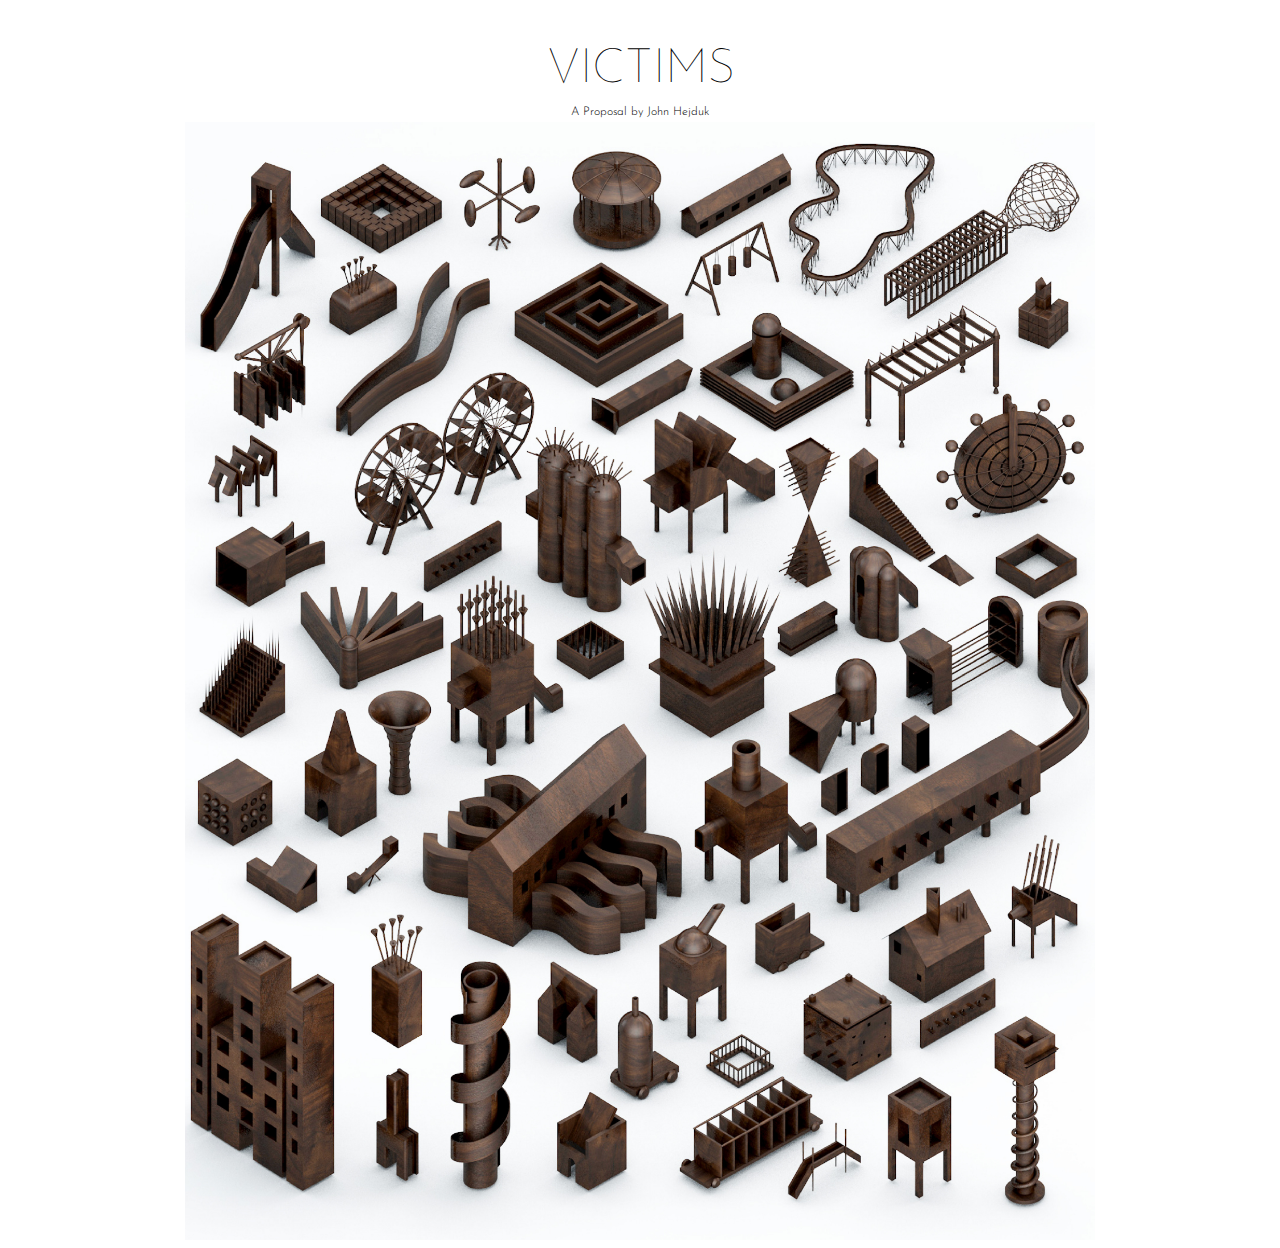
<file: index.html>
<!doctype html>

<html>
  <head>
    <link rel="stylesheet" href="css/main.css" />
    <link href="https://fonts.googleapis.com/css?family=Josefin+Sans:100,300,400,600" rel="stylesheet">

    <title>V I C T I M S</title>
  </head>

  <body>
    <header>
        <h1>VICTIMS</h1>
        <h2>A Proposal by John Hejduk</h2>
    </header>
    <div class="images">
      <div class="column">
        <img id="img1" src="img/Hejduk_Base-01.jpg">
        <img id="img5" src="img/Hejduk_Base-05.jpg">
        <img id="img9" src="img/Hejduk_Base-09.jpg">
      </div>
      <div class="column">
        <img id="img2" src="img/Hejduk_Base-02.jpg">
        <img id="img6" src="img/Hejduk_Base-06.jpg">
        <img id="img10" src="img/Hejduk_Base-10.jpg">
      </div> 
      <div class="column">
        <img id="img3" src="img/Hejduk_Base-03.jpg">
        <img id="img7" src="img/Hejduk_Base-07.jpg">
        <img id="img11" src="img/Hejduk_Base-11.jpg">
      </div>
      <div class="column">
        <img id="img4" src="img/Hejduk_Base-04.jpg">
        <img id="img8" src="img/Hejduk_Base-08.jpg">
        <img id="img12" src="img/Hejduk_Base-12.jpg">
      </div>
    </div>

    <!-- Img1 Modal -->
    <div id="img1Modal" class="modal">
        <span class="close">&times;</span>

        <!-- Img Thumb -->
        <div class="modalThumb"></div>

        <!-- Modal Caption (Image Text) -->
        <div class="caption"><h3>Children SP</h3><h4>(Sliding Pond)</h4><p> The illusions of smooth surfaces. Friction producing heat, clamped legs around buttocks- the slide down.</p></div>
    </div>


    <!-- Img2 Modal -->
    <div id="img2Modal" class="modal">
        <span class="close">&times;</span>

        <!-- Img Thumb -->
        <div class="modalThumb"></div>

        <!-- Modal Caption (Image Text) -->
        <div class="caption"><h3>Children Sp2</h3><h4>(The Spinner)</h4><p> The cars are attached at the ends of a long metal arm. Two cars to an arm. The arm is attached to a central pivot point which connects to the supporting structure. The arm slowly begins to move about a 360 degree circle, picking up speed until it reaches its maximum. The cars themselves spin in a 360 degree cycle perpendicular to the other circle. </p></div>
    </div>


    <!-- Img3 Modal -->
    <div id="img3Modal" class="modal">
        <span class="close">&times;</span>

        <!-- Img Thumb -->
        <div class="modalThumb"></div>

        <!-- Modal Caption (Image Text) -->
        <div class="caption"><h3>Crochet Lady</h3><p>She arrives at dawn and departs at sunset. She climbs the stairs to her enclosed suspended chair and crochets throughout the day. She usually finishes a piece before the snow falls. Each year she selects a tree which she covers with her shroud of crochet. She carefully drapes the branches of the tree and leaves her work to the elements. 
            <br><b> Her sadness makes the peacocks screech </b> 
        </p></div>
    </div>


    <!-- Img4 Modal -->
    <div id="img4Modal" class="modal">
        <span class="close">&times;</span>

        <!-- Img Thumb -->
        <div class="modalThumb"></div>

        <!-- Modal Caption (Image Text) -->
        <div class="caption"><h3>Butterfly Collector</h3><p>Collects butterflies <br> the irreconcilability of<br>catching butterflies and<br> of writing fiction </p></div>
    </div>


    <!-- Img5 Modal -->
    <div id="img5Modal" class="modal">
        <span class="close">&times;</span>

        <!-- Img Thumb -->
        <div class="modalThumb"></div>

        <!-- Modal Caption (Image Text) -->
        <div class="caption"><h3>The Horticulturist</h3><br><p>The Horticulturist maintains the trees, shrubs, and flowers in the park. He was originally trained as a stone cutter. The cutting of a dark granite was his main work. He decided to become a horticulturist when a dispute arose as to whether there was such a thing as black granite. </p></div>
    </div>



    <!-- Img6 Modal -->
    <div id="img6Modal" class="modal">
        <span class="close">&times;</span>

        <!-- Img Thumb -->
        <div class="modalThumb"></div>

        <!-- Modal Caption (Image Text) -->
        <div class="caption"><h3>The Musician</h3><br><p>The musician is given Studio B in the park in order to compose. Dutch interior. The mandolin intestines of hollowed black crystals slide against the internal curvature ultimately released through the hole of stretched fibers held then diminished in a tap. 
        </p></div>
    </div>



    <!-- Img7 Modal -->
    <div id="img7Modal" class="modal">
        <span class="close">&times;</span>

        <!-- Img Thumb -->
        <div class="modalThumb"></div>

        <!-- Modal Caption (Image Text) -->
        <div class="caption"><h3>Children SB</h3><h4>Sand Box</h4><p>Surrounded by 1” x 1” steel bars 6” on centre, 4’ high. The sand was near deeper than 4” and the concrete base made it hard to sit in. Small things were always lost in the sand box and never found.<br><br><b> It smelled of urine.</b></p></div>
    </div>



    <!-- Img8 Modal -->
    <div id="img8Modal" class="modal">
        <span class="close">&times;</span>

        <!-- Img Thumb -->
        <div class="modalThumb"></div>

        <!-- Modal Caption (Image Text) -->
        <div class="caption"><h3>Nurse</h3><h4>(nurs)</h4><br><p>n. 1. A person who cares for the sick or injured, especially one who is trained to do such work. 5. One who or that which fosters, nourishes, protects. 6. entomb. A sexually incomplete bee, ant, etc. whose function in the colony is to care for the young.  </p></div>
     </div>


    <!-- Img9 Modal -->
    <div id="img9Modal" class="modal">
        <span class="close">&times;</span>

        <!-- Img Thumb -->
        <div class="modalThumb"></div>

        <!-- Modal Caption (Image Text) -->
        <div class="caption"><h3>Park Attendant</h3><br><p>Custodian of the park. He lives in the gate-house. The gate-house is situated between two clock towers. One tower has the numbers 0-13 running from the top of the tower to the bottom of the tower. The other tower has the numbers 0-13 running from the bottom to the top. A blank square rides over the surface of each tower covering the present time.</p></div>
     </div>


    <!-- Img10 Modal -->
    <div id="img10Modal" class="modal">
        <span class="close">&times;</span>

        <!-- Img Thumb -->
        <div class="modalThumb"></div>

        <!-- Modal Caption (Image Text) -->
        <div class="caption"><h3>Physician</h3><br><p>Although a man of science, he has an obsession with mirrors. It is their opacity which interests him. He observes each day meticulously the process of his own aging. (He sees it before his eyes.) He is 60 years old and his body verifies this fact. A surgeon of 30 years, he is constantly feeling the weight of organs. </p></div>
    </div>



    <!-- Img11 Modal -->
    <div id="img11Modal" class="modal">
        <span class="close">&times;</span>

        <!-- Img Thumb -->
        <div class="modalThumb"></div>

        <!-- Modal Caption (Image Text) -->
        <div class="caption"><h3>Room for Thought</h3><h4>(thOT)</h4><br><p>n. 1. The act or process fo using the mind actively and deliberately: meditation; cognition. 2. The product of thinking; an idea, concept, judgement, etc. 3. Intellectual activity of a specific kind: Greek Thought. </p></div>
    </div>


    <!-- Img12 Modal -->
    <div id="img12Modal" class="modal">
        <span class="close">&times;</span>

        <!-- Img Thumb -->
        <div class="modalThumb"></div>

        <!-- Modal Caption (Image Text) -->
        <div class="caption"><h3>Child</h3><p>The wonder of receiving a clear empty jelly jar at the age of six. Of being given a paint brush and two jars of enamel paint. One filled with blue paint and one filled with yellow. Of being asked to paint the outside of the clear jelly jar with the blue paint and letting the paint dry. Then of being asked to take the yellow paint and with the tip of the brush running it around the outside rim of the jar and watching the yellow paint drip down in streaks over the recently painted blue.</p></div>
    </div>


    </div>
        <script src="https://cdnjs.cloudflare.com/ajax/libs/jquery/3.2.1/jquery.js"></script>
        <script src="js/index.js"></script>
  </body>
</html>
</file>
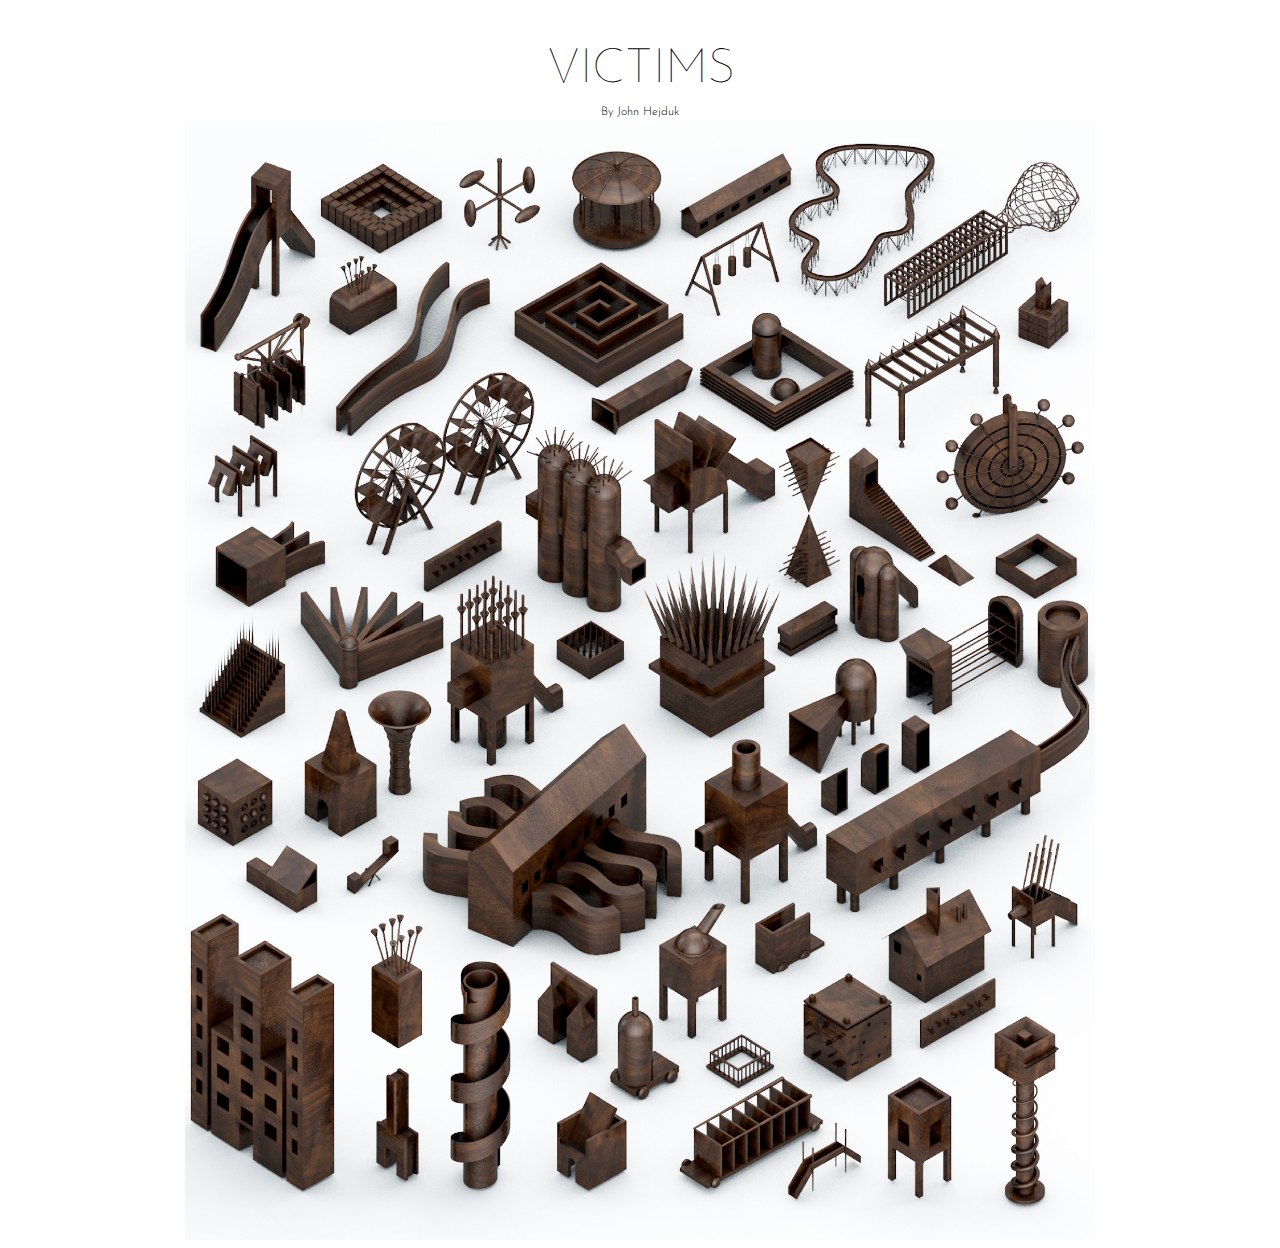
<file: FinalProject_2/index.html>
<!doctype html>

<html>
  <head>
    <link rel="stylesheet" href="css/main.css" />
    <link href="https://fonts.googleapis.com/css?family=Josefin+Sans:100,300,400,600" rel="stylesheet">

    <title>V I C T I M S</title>
  </head>

  <body>
    <header>
        <h1>VICTIMS</h1>
        <h2>By John Hejduk</h2>
    </header>
    <div class="images">
      <div class="column">
        <img id="img1" src="img/Hejduk_Base-01.jpg">
        <img id="img5" src="img/Hejduk_Base-05.jpg">
        <img id="img9" src="img/Hejduk_Base-09.jpg">
      </div>
      <div class="column">
        <img id="img2" src="img/Hejduk_Base-02.jpg">
        <img id="img6" src="img/Hejduk_Base-06.jpg">
        <img id="img10" src="img/Hejduk_Base-10.jpg">
      </div> 
      <div class="column">
        <img id="img3" src="img/Hejduk_Base-03.jpg">
        <img id="img7" src="img/Hejduk_Base-07.jpg">
        <img id="img11" src="img/Hejduk_Base-11.jpg">
      </div>
      <div class="column">
        <img id="img4" src="img/Hejduk_Base-04.jpg">
        <img id="img8" src="img/Hejduk_Base-08.jpg">
        <img id="img12" src="img/Hejduk_Base-12.jpg">
      </div>
    </div>

    <!-- Img1 Modal -->
    <div id="imgModal" class="modal">
        <span class="close">&times;</span>

        <!-- Img Thumb -->
        <div class="modalThumb"></div>

        <!-- Modal Caption (Image Text) -->
        <div class="caption"><h3>Children SP</h3><h4>(Sliding Pond)</h4><p> The illusions of smooth surfaces. Friction producing heat, clamped legs around buttocks- the slide down.</p></div>
    </div>


    <!-- Img2 Modal -->
    <div id="img2Modal" class="modal">
        <span class="close">&times;</span>

        <!-- Img Thumb -->
        <div class="modalThumb"></div>

        <!-- Modal Caption (Image Text) -->
        <div class="caption"><h3>Children Sp2</h3><h4>(The Spinner)</h4><p> The cars are attached at the ends of a long metal arm. Two cars to an arm. The arm is attached to a central pivot point which connects to the supporting structure. The arm slowly begins to move about a 360 degree circle, picking up speed until it reaches its maximum. The cars themselves spin in a 360 degree cycle perpendicular to the other circle. </p></div>
    </div>


    <!-- Img3 Modal -->
    <div id="img3Modal" class="modal">
        <span class="close">&times;</span>

        <!-- Img Thumb -->
        <div class="modalThumb"></div>

        <!-- Modal Caption (Image Text) -->
        <div class="caption"><h3>Gatekeeper</h3><h4>The Gatekeeper</h4><br><br><br><p> Custodian of the park. He lives in the gate-house (entry to the park). The gate-house is situated between two clock towers. One tower has the numbers 0-13 running from the top of the tower to the bottom of the tower. The other has the numbers 0-13 running from the bottom to the top. A blank square rides over the surace of each tower covering the present time. The two blank squares come to parallel alignment. </p></div>
    </div>


    <!-- Img4 Modal -->
    <div id="img4Modal" class="modal">
        <span class="close">&times;</span>

        <!-- Img Thumb -->
        <div class="modalThumb"></div>

        <!-- Modal Caption (Image Text) -->
        <div class="caption"><h3>Butterfly Collector</h3><h4> </h4><br><br><br><p> Collects butterflies <br> the irreconcilability of<br>catching butterflies and<br> of writing fiction </p></div>
    </div>


    <!-- Img5 Modal -->
    <div id="img5Modal" class="modal">
        <span class="close">&times;</span>

        <!-- Img Thumb -->
        <div class="modalThumb"></div>

        <!-- Modal Caption (Image Text) -->
        <div class="caption"><h3>The Horticulturist</h3><h4> </h4><br><br><br><p>The Horticulturist maintains the trees, shrubs, and flowers in the park. He was originally trained as a stone cutter. The cutting of a dark granite was his main work. He decided to become a horticulturist when a dispute arose as to whether there was such a thing as black granite. </p></div>
    </div>



    <!-- Img6 Modal -->
    <div id="img6Modal" class="modal">
        <span class="close">&times;</span>

        <!-- Img Thumb -->
        <div class="modalThumb"></div>

        <!-- Modal Caption (Image Text) -->
        <div class="caption"><h3>The Musician</h3><h4> </h4><br><p>The musician is given Studio B in the park in order to compose. Dutch interior. The mandolin intestines of hollowed black crystals slide against the internal curvature ultimately released through the hole of stretched fibers held then diminished in a tap. </p></div>
    </div>



    <!-- Img7 Modal -->
    <div id="img7Modal" class="modal">
        <span class="close">&times;</span>

        <!-- Img Thumb -->
        <div class="modalThumb"></div>

        <!-- Modal Caption (Image Text) -->
        <div class="caption"><h3>Children SB</h3><h4>Sand Box</h4><br><p>Surrounded by 1” x 1” steel bars 6” on centre, 4’ high. The sand was near deeper than 4” and the concrete base made it hard to sit in. Small things were always lost in the sand box and never found. It smelled of urine. </p></div>
    </div>



    <!-- Img8 Modal -->
    <div id="img8Modal" class="modal">
        <span class="close">&times;</span>

        <!-- Img Thumb -->
        <div class="modalThumb"></div>

        <!-- Modal Caption (Image Text) -->
        <div class="caption"><h3>Nurse</h3><h4>(nurs)</h4><br><p>n. 1. A person who cares for the sick or injured, especially one who is trained to do such work. 5. One who or that which fosters, nourishes, protects. 6. entomb. A sexually incomplete bee, ant, etc. whose function in the colony is to care for the young.  </p></div>



    <!-- Img9 Modal -->
    <div id="img9Modal" class="modal">
        <span class="close">&times;</span>

        <!-- Img Thumb -->
        <div class="modalThumb"></div>

        <!-- Modal Caption (Image Text) -->
        <div class="caption"><h3>Park Attendant</h3><br><p>Custodian of the park. He lives in the gate-house. The gate-house is situated between two clock towers. One tower has the numbers 0-13 running from the top of the tower to the bottom of the tower. The other tower has the numbers 0-13 running from the bottom to the top. A blank square rides over the surface of each tower covering the present time.</p></div>



    <!-- Img10 Modal -->
    <div id="img10Modal" class="modal">
        <span class="close">&times;</span>

        <!-- Img Thumb -->
        <div class="modalThumb"></div>

        <!-- Modal Caption (Image Text) -->
        <div class="caption"><h3>Physician</h3><br><p>Although a man of science, he has an obsession with mirrors. It is their opacity which interests him. He observes each day meticulously the process of his own aging. (He sees it before his eyes.) He is 60 years old and his body verifies this fact. A surgeon of 30 years, he is constantly feeling the weight of organs. </p></div>



    <!-- Img11 Modal -->
    <div id="img11Modal" class="modal">
        <span class="close">&times;</span>

        <!-- Img Thumb -->
        <div class="modalThumb"></div>

        <!-- Modal Caption (Image Text) -->
        <div class="caption"><h3>Room for Thought</h3><h4>(thOT)</h4><br><p>n. 1. The act or process fo using the mind actively and deliberately: meditation; cognition. 2. The product of thinking; an idea, concept, judgement, etc. 3. Intellectual activity of a specific kind: Greek Thought. </p></div>



    <!-- Img12 Modal -->
    <div id="img12Modal" class="modal">
        <span class="close">&times;</span>

        <!-- Img Thumb -->
        <div class="modalThumb"></div>

        <!-- Modal Caption (Image Text) -->
        <div class="caption"><h3>Child</h3><p>The wonder of receiving a clear empty jelly jar at the age of six. Of being given a paint brush and two jars of enamel paint. One filled with blue paint and one filled with yellow. Of being asked to paint the outside of the clear jelly jar with the blue paint and letting the paint dry. Then of being asked to take the yellow paint and with the tip of the brush running it around the outside rim of the jar and watching the yellow paint drip down in streaks over the recently painted blue.</p></div>



    </div>
        <script src="https://cdnjs.cloudflare.com/ajax/libs/jquery/3.2.1/jquery.js"></script>
        <script src="js/index.js"></script>
  </body>
</html>
</file>
<file: css/main.css>
header {
	display: flex;
	width: 100%;
	align-items: center;
	flex-direction: column;
}



h1 {
	padding-top: 30px;
	font-weight: 100;
	line-height: 0em;
	font-size: 48px;
}

h2 {
	font-weight: 300;
	line-height: 0em;
	font-size: 12px;
}

body {
	font-family: 'Josefin Sans', sans-serif;
}

.images {
	width: 100%;
	display: flex;
	justify-content: center; 
	transition: filter .3s ease-in-out, opacity .3s ease-in-out;
	opacity: 1;
}

.imgBlur {
	filter: blur(4px);
	pointer-events: none;
	opacity: .6
}

.column {
	width: 18%;
}

img {
	width:auto;
	max-width:100%;
	height:auto;
	display: block;
	cursor: pointer;
    transition: 0.3s;

}

/* The Modal (background) */

.modal {
  display: none;
  flex-wrap: wrap;
  align-items: center;
  justify-content: center;
  position: fixed;
    top: 50%;
    left: 50%;
  transform: translate(-50%, -50%);
  background-color: rgba(255, 255, 255, 0.98);
  width: 350px;
  height: 500px;
  box-shadow: 2px 2px 4px 1px rgba(0, 0, 0, .5);
}

/* Modal Content (Image) */
.modalThumb {
    margin-top: 20px;
    height: 150px;
    width: 150px;
    background-image: url(../img/img1thumb.png);
}

.modalThumb2 {
    background-image: url(../img/img2thumb.png);
}

.modalThumb3 {
    background-image: url(../img/img3thumb.png);
}

.modalThumb4 {
    background-image: url(../img/img4thumb.png);
}

.modalThumb5 {
    background-image: url(../img/img5thumb.png);
}

.modalThumb6 {
    background-image: url(../img/img6thumb.png);
}

.modalThumb7 {
    background-image: url(../img/img7thumb.png);
}

.modalThumb8 {
    background-image: url(../img/img8thumb.png);
}

.modalThumb9 {
    background-image: url(../img/img9thumb.png);
}

.modalThumb10 {
    background-image: url(../img/img10thumb.png);
}

.modalThumb11 {
    background-image: url(../img/img11thumb.png);

}
.modalThumb12 {
    background-image: url(../img/img12thumb.png);
}

/* Modal Content (Text) */
.caption {
    width: 80%;
    max-width: 700px;
    text-align: left;
    color: #717171;
    margin-bottom: 15px;
}

h3 {
	font-family: 'Josefin Sans', sans-serif;
	font-weight: 300;
	font-size: 24px;
	line-height: .6em;
	text-align: center;
}

h4 {
	font-family: 'Josefin Sans', sans-serif;
	font-weight: 200;
	font-size: 16px;
	text-align: center;
	margin: none;
}

p {
	font-family: didot;
	font-style: italic;
	font-size: 14px;
	line-height: 1.5em;
}
/* Animation */
.modal, .modal-content, #caption { 
    animation-name: zoom;
    animation-duration: 0.4s;
}


@keyframes zoom {
    from {transform:scale(0) translate(-50%, -50%)} 
    to {transform:scale(1) translate(-50%, -50%)}
}

/* Close */
.close {
    position: absolute;
    top: 10px;
    right: 15px;
    color: #A9A9A9;
    font-size: 40px;
    font-weight: lighter;
    transition: 0.3s;
}

.close:hover,
.close:focus {
    color: black;
    text-decoration: none;
    cursor: pointer;
}

/* 100% Image Width on Smaller Screens */
@media only screen and (max-width: 700px){
    .modal-content {
        width: 100%;
    }
}
</file>
<file: FinalProject_2/css/main.css>
header {
	display: flex;
	width: 100%;
	align-items: center;
	flex-direction: column;
}



h1 {
	padding-top: 30px;
	font-weight: 100;
	line-height: 0em;
	font-size: 48px;
}

h2 {
	font-weight: 300;
	line-height: 0em;
	font-size: 12px;
}

body {
	font-family: 'Josefin Sans', sans-serif;
}

.images {
	width: 100%;
	display: flex;
	justify-content: center; 
	transition: filter .3s ease-in-out, opacity .3s ease-in-out;
	opacity: 1;
}

.imgBlur {
	filter: blur(4px);
	pointer-events: none;
	opacity: .6
}

.column {
	width: 18%;
}

img {
	width:auto;
	max-width:100%;
	height:auto;
	display: block;
	cursor: pointer;
    transition: 0.3s;

}

/* The Modal (background) */

.modal {
  display: none;
  flex-wrap: wrap;
  align-items: center;
  justify-content: center;
  position: fixed;
    top: 50%;
    left: 50%;
  transform: translate(-50%, -50%);
  background-color: rgba(255, 255, 255, 0.98);
  width: 350px;
  height: 500px;
  box-shadow: 2px 2px 4px 1px rgba(0, 0, 0, .5);
}

/* Modal Content (Image) */
.modalThumb {
    margin-top: 20px;
    height: 150px;
    width: 150px;
    background-image: url(../img/img1thumb.png);
}

.modalThumb2 {
    background-image: url(../img/img2thumb.png);
}

.modalThumb3 {
    background-image: url(../img/img3thumb.png);
}

.modalThumb4 {
    background-image: url(../img/img4thumb.png);
}

.modalThumb5 {
    background-image: url(../img/img5thumb.png);
}

.modalThumb6 {
    background-image: url(../img/img6thumb.png);
}

.modalThumb7 {
    background-image: url(../img/img7thumb.png);
}

.modalThumb8 {
    background-image: url(../img/img8thumb.png);
}

.modalThumb9 {
    background-image: url(../img/img9thumb.png);
}

.modalThumb10 {
    background-image: url(../img/img10thumb.png);
}

.modalThumb11 {
    background-image: url(../img/img11thumb.png);

}
.modalThumb12 {
    background-image: url(../img/img12thumb.png);
}

/* Modal Content (Text) */
.caption {
    width: 80%;
    max-width: 700px;
    text-align: left;
    color: #717171;
    margin-bottom: 15px;
}

h3 {
	font-family: 'Josefin Sans', sans-serif;
	font-weight: 300;
	font-size: 24px;
	line-height: .6em;
	text-align: center;
}

h4 {
	font-family: 'Josefin Sans', sans-serif;
	font-weight: 200;
	font-size: 16px;
	text-align: center;
	margin: none;
}

p {
	font-family: didot;
	font-style: italic;
	font-size: 14px;
	line-height: 1.3em;
}
/* Animation */
.modal, .modal-content, #caption { 
    animation-name: zoom;
    animation-duration: 0.4s;
}


@keyframes zoom {
    from {transform:scale(0) translate(-50%, -50%)} 
    to {transform:scale(1) translate(-50%, -50%)}
}

/* Close */
.close {
    position: absolute;
    top: 10px;
    right: 15px;
    color: #A9A9A9;
    font-size: 40px;
    font-weight: lighter;
    transition: 0.3s;
}

.close:hover,
.close:focus {
    color: black;
    text-decoration: none;
    cursor: pointer;
}

/* 100% Image Width on Smaller Screens */
@media only screen and (max-width: 700px){
    .modal-content {
        width: 100%;
    }
}
</file>
